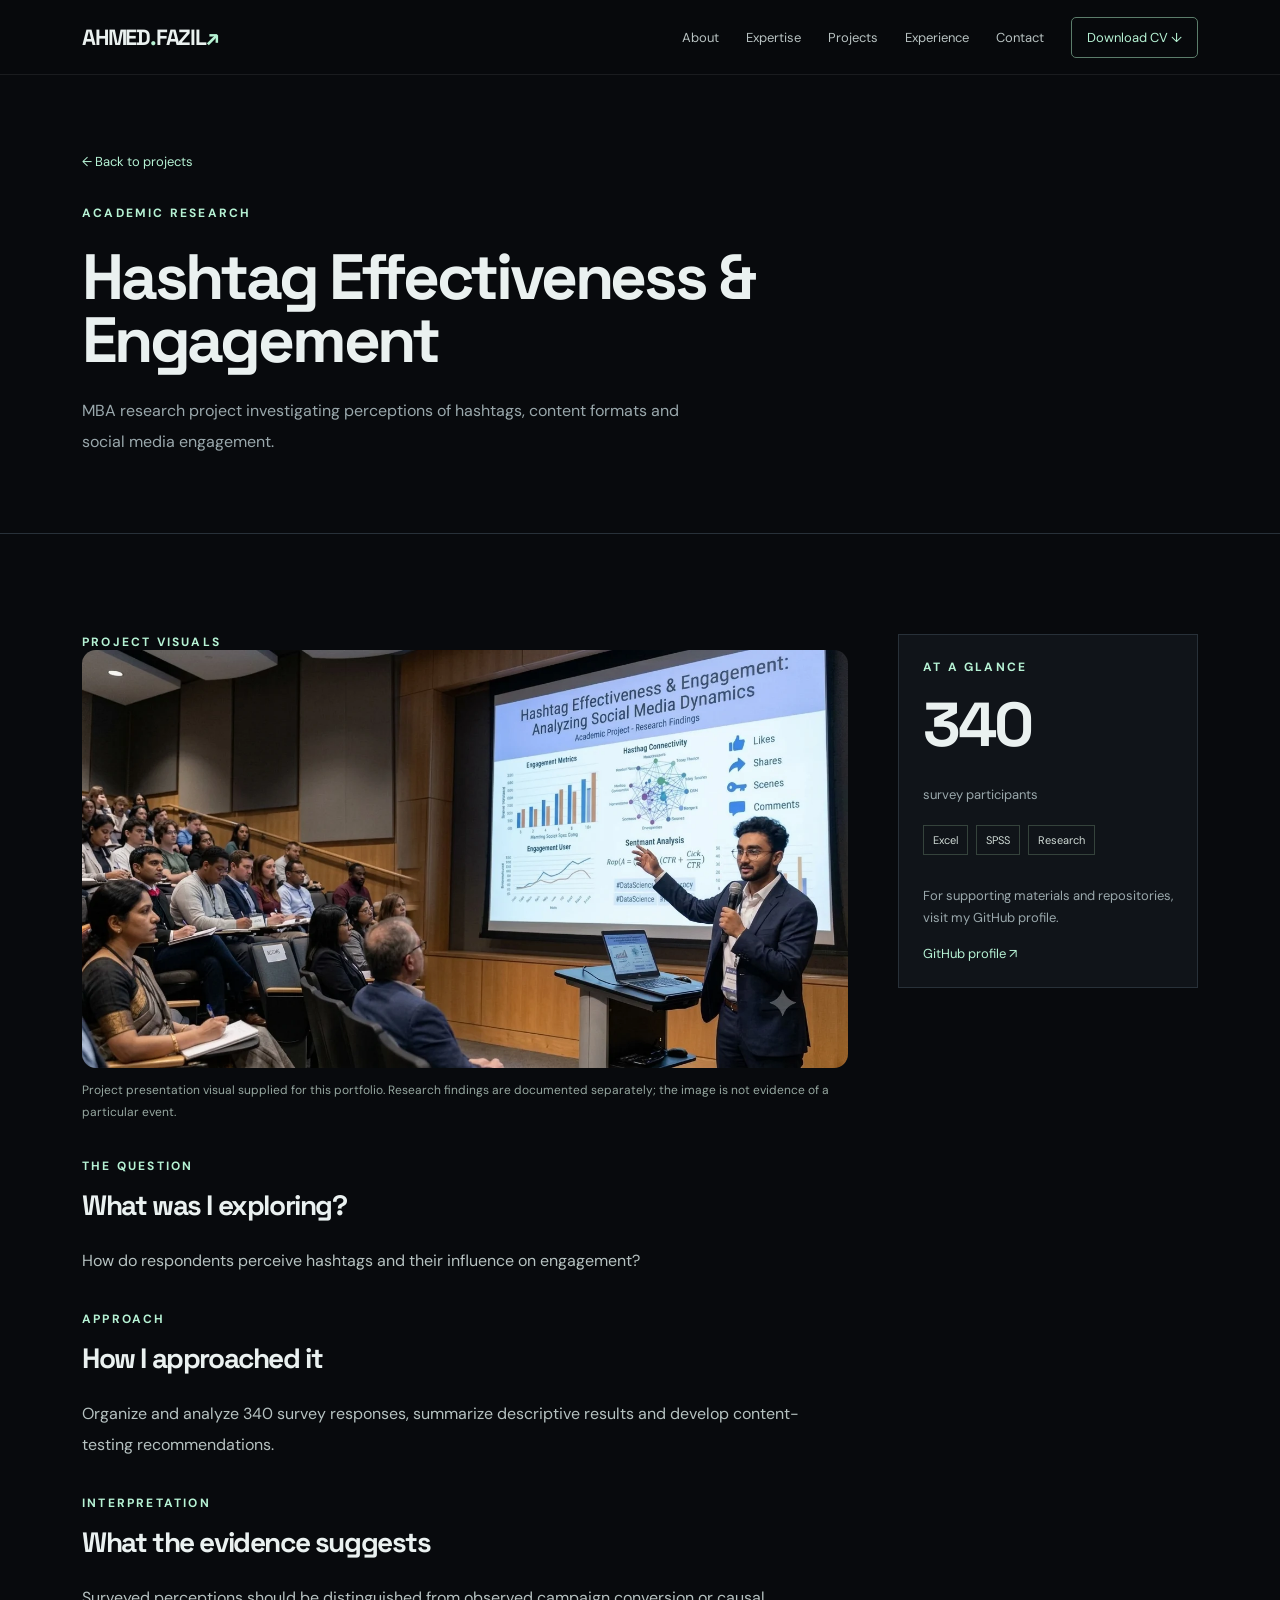
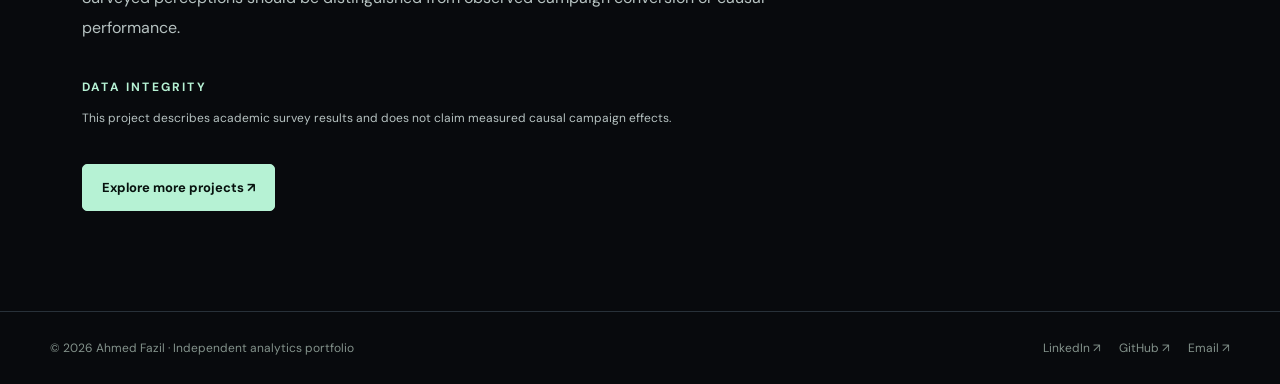
<file: project-hashtags.html>
<!doctype html><html lang="en"><head><meta charset="utf-8"><meta name="viewport" content="width=device-width,initial-scale=1"><meta name="theme-color" content="#080a0d"><meta name="description" content="MBA research project investigating perceptions of hashtags, content formats and social media engagement."><title>Hashtag Effectiveness & Engagement — Ahmed Fazil</title><link rel="stylesheet" href="style.css"></head><body><header class="topbar"><nav class="wrap nav"><a class="logo" href="index.html">AHMED<span style="color:#b6f2d4">.</span>FAZIL<i>↗</i></a><button class="menu" aria-label="Toggle menu" aria-expanded="false">Menu ☰</button><div class="navlinks"><a href="index.html#about">About</a><a href="index.html#skills">Expertise</a><a href="index.html#projects">Projects</a><a href="index.html#experience">Experience</a><a href="index.html#contact">Contact</a><a class="resume" href="assets/Ahmed_Fazil_Data_Analytics_CV.pdf" download>Download CV ↓</a></div></nav></header><main><section class="casehero"><div class="wrap"><a class="back" href="index.html#projects">← Back to projects</a><p class="section-label" style="margin-top:34px">Academic research</p><h1>Hashtag Effectiveness &amp; Engagement</h1><p class="intro">MBA research project investigating perceptions of hashtags, content formats and social media engagement.</p></div></section><section class="section"><div class="wrap casegrid"><article><div class="caseblock"><div class="section-label">Project visuals</div><figure style="margin:0"><img src="assets/hashtags.webp" alt="Illustrative presentation scene for the hashtag effectiveness and social media engagement research project" style="display:block;width:100%;height:auto;border-radius:14px"><figcaption class="note" style="margin-top:12px">Project presentation visual supplied for this portfolio. Research findings are documented separately; the image is not evidence of a particular event.</figcaption></figure></div><div class="caseblock"><div class="section-label">The question</div><h2>What was I exploring?</h2><p>How do respondents perceive hashtags and their influence on engagement?</p></div><div class="caseblock"><div class="section-label">Approach</div><h2>How I approached it</h2><p>Organize and analyze 340 survey responses, summarize descriptive results and develop content-testing recommendations.</p></div><div class="caseblock"><div class="section-label">Interpretation</div><h2>What the evidence suggests</h2><p>Surveyed perceptions should be distinguished from observed campaign conversion or causal performance.</p></div><div class="caseblock"><div class="section-label">Data integrity</div><p class="note">This project describes academic survey results and does not claim measured causal campaign effects.</p></div><a class="button primary" href="index.html#projects">Explore more projects ↗</a></article><aside class="aside"><div class="section-label">At a glance</div><h2>340</h2><p>survey participants</p><div class="chips"><span class="chip">Excel</span><span class="chip">SPSS</span><span class="chip">Research</span></div><p style="margin-top:30px">For supporting materials and repositories, visit my GitHub profile.</p><a class="back" href="https://github.com/AhmedFazil007" target="_blank" rel="noopener">GitHub profile ↗</a></aside></div></section></main><footer class="wrap footer"><span>© 2026 Ahmed Fazil · Independent analytics portfolio</span><div class="footlinks"><a href="https://www.linkedin.com/in/ahmedfazil0/" target="_blank" rel="noopener">LinkedIn ↗</a><a href="https://github.com/AhmedFazil007" target="_blank" rel="noopener">GitHub ↗</a><a href="mailto:ahmedfazil.careers@gmail.com">Email ↗</a></div></footer><script>const m=document.querySelector('.menu'),l=document.querySelector('.navlinks');m.addEventListener('click',()=>{const opened=l.classList.toggle('open');m.setAttribute('aria-expanded',String(opened))});l.querySelectorAll('a').forEach(a=>a.addEventListener('click',()=>{l.classList.remove('open');m.setAttribute('aria-expanded','false')}));</script></body></html>
</file>
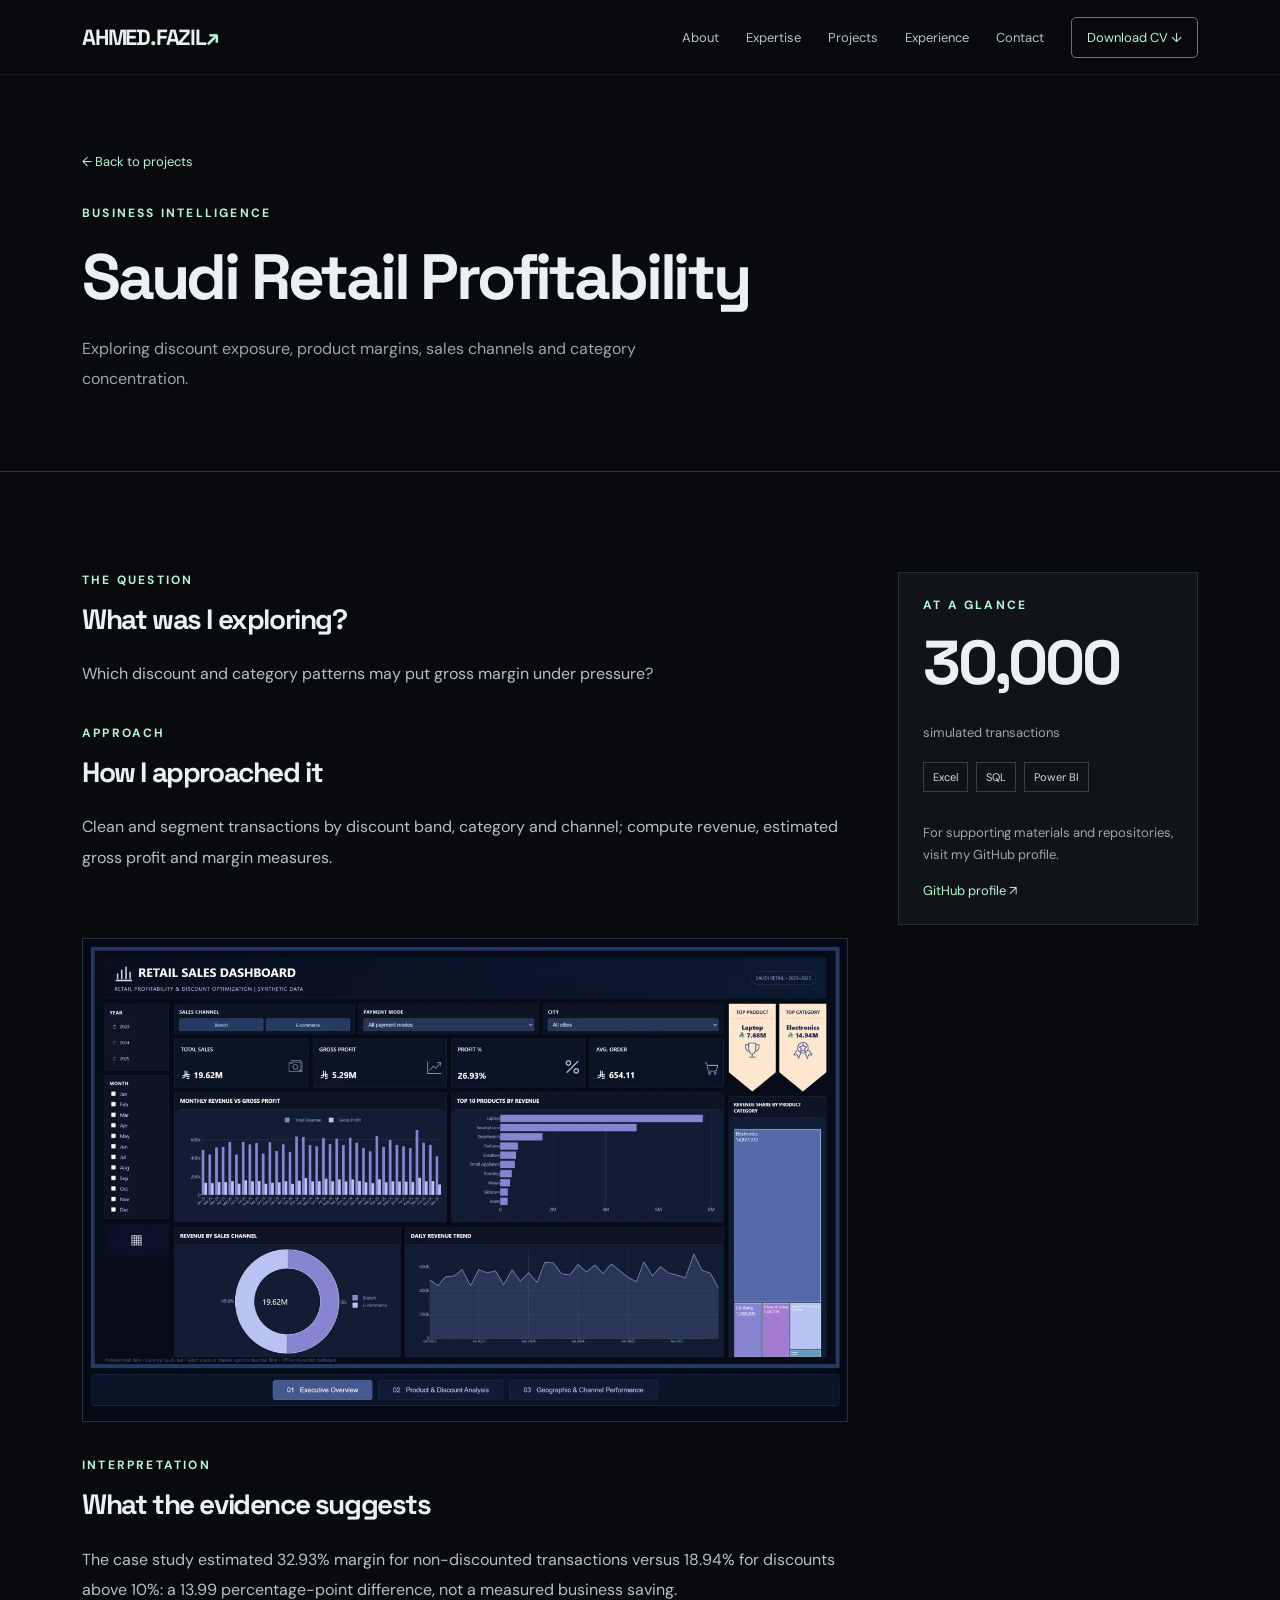
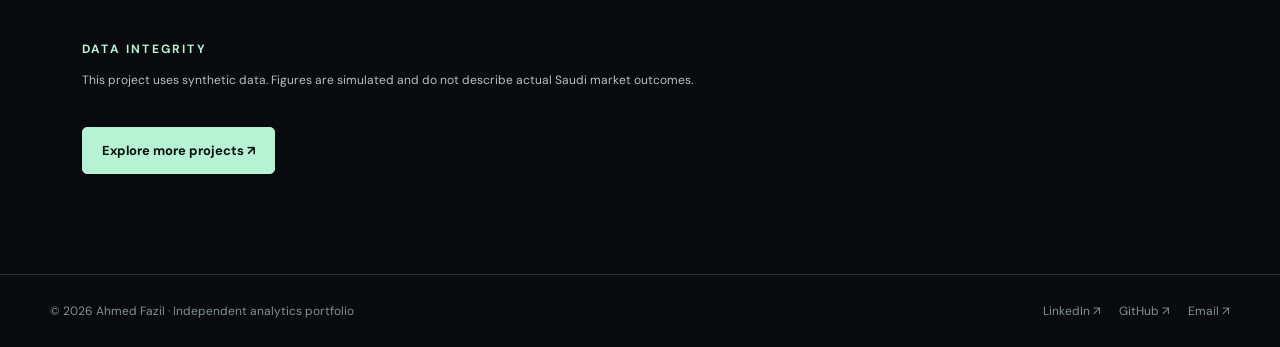
<file: project-retail.html>
<!doctype html><html lang="en"><head><meta charset="utf-8"><meta name="viewport" content="width=device-width,initial-scale=1"><meta name="theme-color" content="#080a0d"><meta name="description" content="Exploring discount exposure, product margins, sales channels and category concentration."><title>Saudi Retail Profitability — Ahmed Fazil</title><link rel="stylesheet" href="style.css"></head><body><header class="topbar"><nav class="wrap nav"><a class="logo" href="index.html">AHMED<span style="color:#b6f2d4">.</span>FAZIL<i>↗</i></a><button class="menu" aria-label="Toggle menu" aria-expanded="false">Menu ☰</button><div class="navlinks"><a href="index.html#about">About</a><a href="index.html#skills">Expertise</a><a href="index.html#projects">Projects</a><a href="index.html#experience">Experience</a><a href="index.html#contact">Contact</a><a class="resume" href="assets/Ahmed_Fazil_Data_Analytics_CV.pdf" download>Download CV ↓</a></div></nav></header><main><section class="casehero"><div class="wrap"><a class="back" href="index.html#projects">← Back to projects</a><p class="section-label" style="margin-top:34px">Business intelligence</p><h1>Saudi Retail Profitability</h1><p class="intro">Exploring discount exposure, product margins, sales channels and category concentration.</p></div></section><section class="section"><div class="wrap casegrid"><article><div class="caseblock"><div class="section-label">The question</div><h2>What was I exploring?</h2><p>Which discount and category patterns may put gross margin under pressure?</p></div><div class="caseblock"><div class="section-label">Approach</div><h2>How I approached it</h2><p>Clean and segment transactions by discount band, category and channel; compute revenue, estimated gross profit and margin measures.</p></div><img class="caseimage" src="assets/retail.webp" alt="Visualization for Saudi Retail Profitability"><div class="caseblock"><div class="section-label">Interpretation</div><h2>What the evidence suggests</h2><p>The case study estimated 32.93% margin for non-discounted transactions versus 18.94% for discounts above 10%: a 13.99 percentage-point difference, not a measured business saving.</p></div><div class="caseblock"><div class="section-label">Data integrity</div><p class="note">This project uses synthetic data. Figures are simulated and do not describe actual Saudi market outcomes.</p></div><a class="button primary" href="index.html#projects">Explore more projects ↗</a></article><aside class="aside"><div class="section-label">At a glance</div><h2>30,000</h2><p>simulated transactions</p><div class="chips"><span class="chip">Excel</span><span class="chip">SQL</span><span class="chip">Power BI</span></div><p style="margin-top:30px">For supporting materials and repositories, visit my GitHub profile.</p><a class="back" href="https://github.com/AhmedFazil007" target="_blank" rel="noopener">GitHub profile ↗</a></aside></div></section></main><footer class="wrap footer"><span>© 2026 Ahmed Fazil · Independent analytics portfolio</span><div class="footlinks"><a href="https://www.linkedin.com/in/ahmedfazil0/" target="_blank" rel="noopener">LinkedIn ↗</a><a href="https://github.com/AhmedFazil007" target="_blank" rel="noopener">GitHub ↗</a><a href="mailto:ahmedfazil.careers@gmail.com">Email ↗</a></div></footer><script>const m=document.querySelector('.menu'),l=document.querySelector('.navlinks');m.addEventListener('click',()=>{const opened=l.classList.toggle('open');m.setAttribute('aria-expanded',String(opened))});l.querySelectorAll('a').forEach(a=>a.addEventListener('click',()=>{l.classList.remove('open');m.setAttribute('aria-expanded','false')}));</script></body></html>
</file>
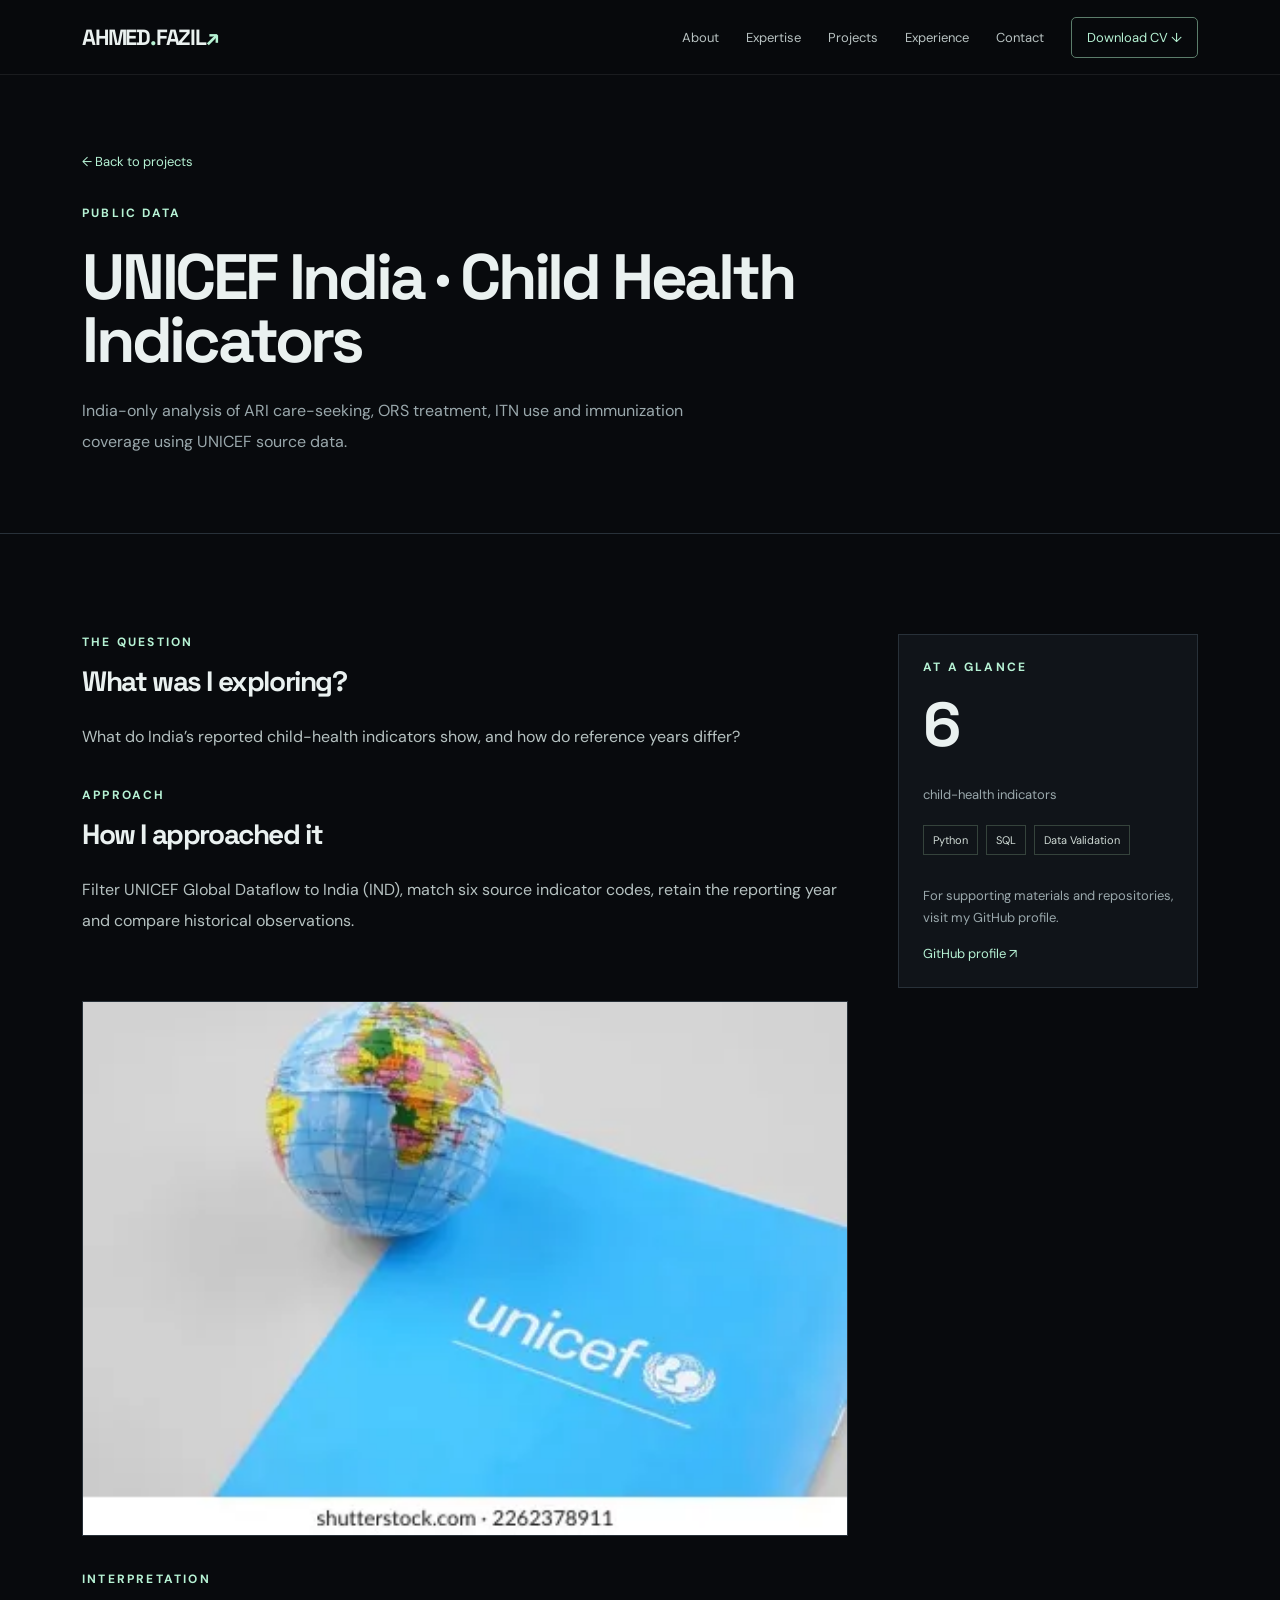
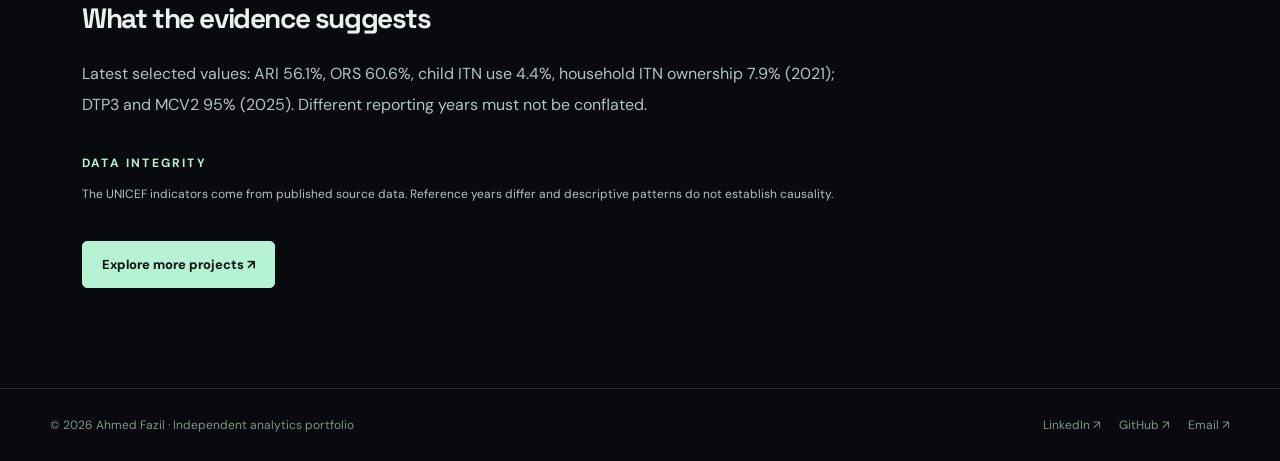
<file: project-unicef.html>
<!doctype html><html lang="en"><head><meta charset="utf-8"><meta name="viewport" content="width=device-width,initial-scale=1"><meta name="theme-color" content="#080a0d"><meta name="description" content="India-only analysis of ARI care-seeking, ORS treatment, ITN use and immunization coverage using UNICEF source data."><title>UNICEF India · Child Health Indicators — Ahmed Fazil</title><link rel="stylesheet" href="style.css"></head><body><header class="topbar"><nav class="wrap nav"><a class="logo" href="index.html">AHMED<span style="color:#b6f2d4">.</span>FAZIL<i>↗</i></a><button class="menu" aria-label="Toggle menu" aria-expanded="false">Menu ☰</button><div class="navlinks"><a href="index.html#about">About</a><a href="index.html#skills">Expertise</a><a href="index.html#projects">Projects</a><a href="index.html#experience">Experience</a><a href="index.html#contact">Contact</a><a class="resume" href="assets/Ahmed_Fazil_Data_Analytics_CV.pdf" download>Download CV ↓</a></div></nav></header><main><section class="casehero"><div class="wrap"><a class="back" href="index.html#projects">← Back to projects</a><p class="section-label" style="margin-top:34px">Public data</p><h1>UNICEF India · Child Health Indicators</h1><p class="intro">India-only analysis of ARI care-seeking, ORS treatment, ITN use and immunization coverage using UNICEF source data.</p></div></section><section class="section"><div class="wrap casegrid"><article><div class="caseblock"><div class="section-label">The question</div><h2>What was I exploring?</h2><p>What do India’s reported child-health indicators show, and how do reference years differ?</p></div><div class="caseblock"><div class="section-label">Approach</div><h2>How I approached it</h2><p>Filter UNICEF Global Dataflow to India (IND), match six source indicator codes, retain the reporting year and compare historical observations.</p></div><img class="caseimage" src="assets/unicef-project-20261025.webp" alt="UNICEF booklet and globe"><div class="caseblock"><div class="section-label">Interpretation</div><h2>What the evidence suggests</h2><p>Latest selected values: ARI 56.1%, ORS 60.6%, child ITN use 4.4%, household ITN ownership 7.9% (2021); DTP3 and MCV2 95% (2025). Different reporting years must not be conflated.</p></div><div class="caseblock"><div class="section-label">Data integrity</div><p class="note">The UNICEF indicators come from published source data. Reference years differ and descriptive patterns do not establish causality.</p></div><a class="button primary" href="index.html#projects">Explore more projects ↗</a></article><aside class="aside"><div class="section-label">At a glance</div><h2>6</h2><p>child-health indicators</p><div class="chips"><span class="chip">Python</span><span class="chip">SQL</span><span class="chip">Data Validation</span></div><p style="margin-top:30px">For supporting materials and repositories, visit my GitHub profile.</p><a class="back" href="https://github.com/AhmedFazil007" target="_blank" rel="noopener">GitHub profile ↗</a></aside></div></section></main><footer class="wrap footer"><span>© 2026 Ahmed Fazil · Independent analytics portfolio</span><div class="footlinks"><a href="https://www.linkedin.com/in/ahmedfazil0/" target="_blank" rel="noopener">LinkedIn ↗</a><a href="https://github.com/AhmedFazil007" target="_blank" rel="noopener">GitHub ↗</a><a href="mailto:ahmedfazil.careers@gmail.com">Email ↗</a></div></footer><script>const m=document.querySelector('.menu'),l=document.querySelector('.navlinks');m.addEventListener('click',()=>{const opened=l.classList.toggle('open');m.setAttribute('aria-expanded',String(opened))});l.querySelectorAll('a').forEach(a=>a.addEventListener('click',()=>{l.classList.remove('open');m.setAttribute('aria-expanded','false')}));</script></body></html>
</file>
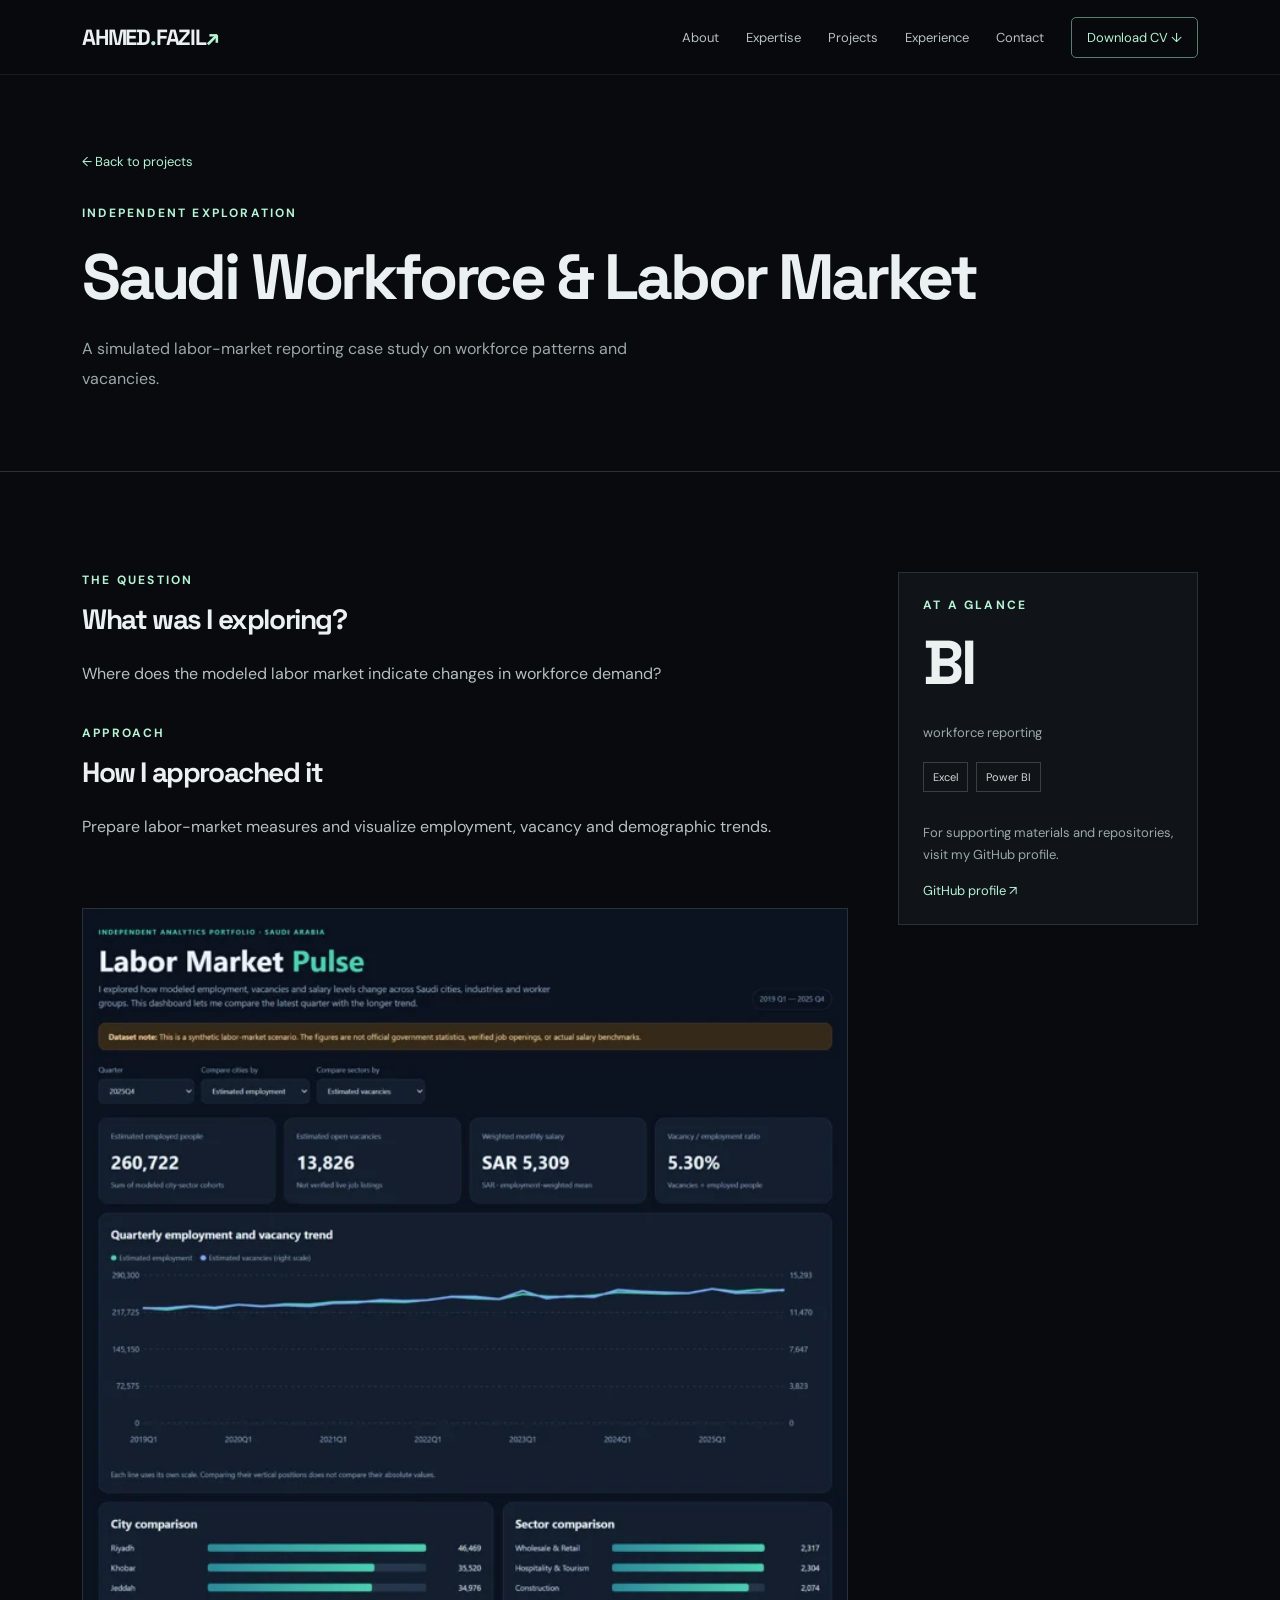
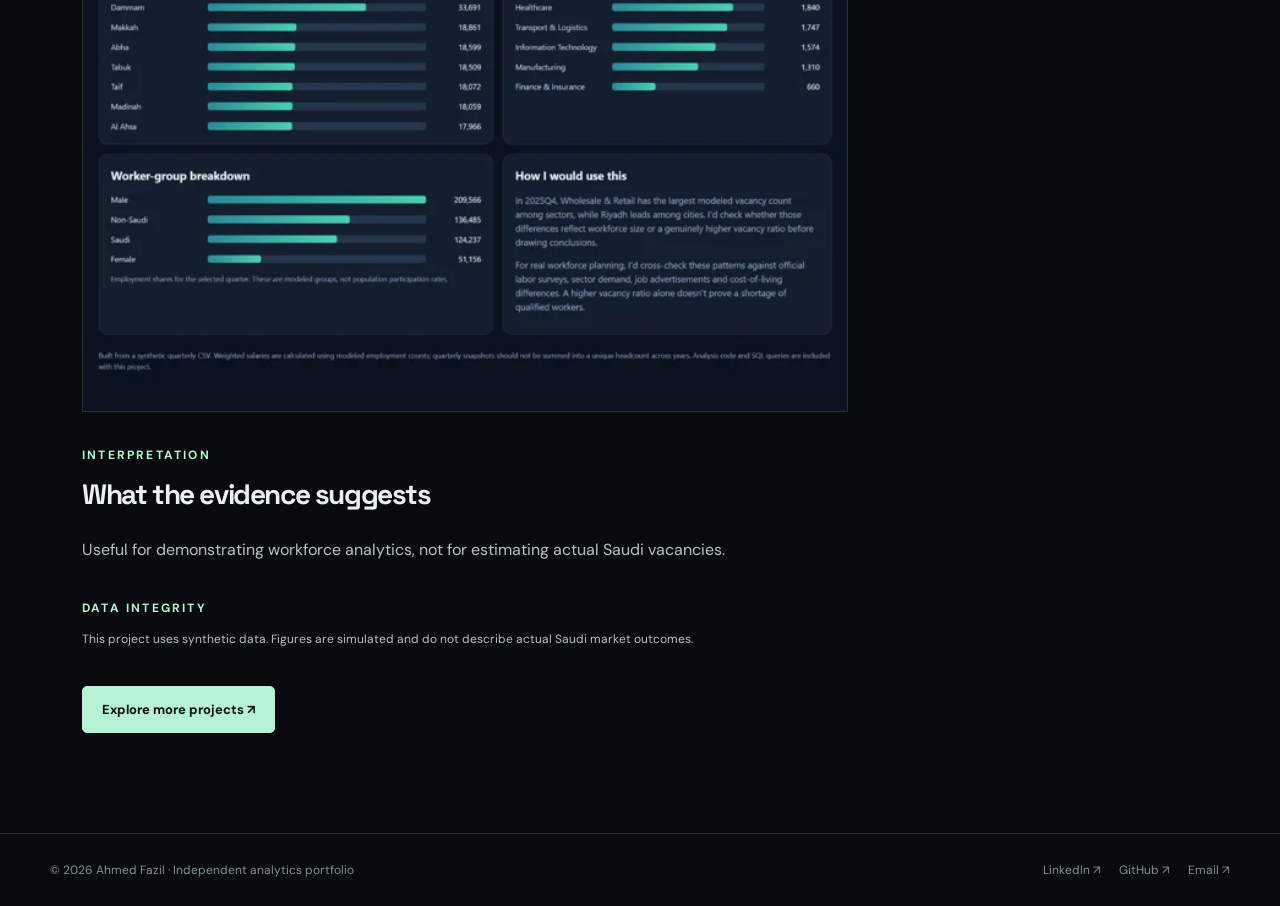
<file: project-workforce.html>
<!doctype html><html lang="en"><head><meta charset="utf-8"><meta name="viewport" content="width=device-width,initial-scale=1"><meta name="theme-color" content="#080a0d"><meta name="description" content="A simulated labor-market reporting case study on workforce patterns and vacancies."><title>Saudi Workforce & Labor Market — Ahmed Fazil</title><link rel="stylesheet" href="style.css"></head><body><header class="topbar"><nav class="wrap nav"><a class="logo" href="index.html">AHMED<span style="color:#b6f2d4">.</span>FAZIL<i>↗</i></a><button class="menu" aria-label="Toggle menu" aria-expanded="false">Menu ☰</button><div class="navlinks"><a href="index.html#about">About</a><a href="index.html#skills">Expertise</a><a href="index.html#projects">Projects</a><a href="index.html#experience">Experience</a><a href="index.html#contact">Contact</a><a class="resume" href="assets/Ahmed_Fazil_Data_Analytics_CV.pdf" download>Download CV ↓</a></div></nav></header><main><section class="casehero"><div class="wrap"><a class="back" href="index.html#projects">← Back to projects</a><p class="section-label" style="margin-top:34px">Independent exploration</p><h1>Saudi Workforce &amp; Labor Market</h1><p class="intro">A simulated labor-market reporting case study on workforce patterns and vacancies.</p></div></section><section class="section"><div class="wrap casegrid"><article><div class="caseblock"><div class="section-label">The question</div><h2>What was I exploring?</h2><p>Where does the modeled labor market indicate changes in workforce demand?</p></div><div class="caseblock"><div class="section-label">Approach</div><h2>How I approached it</h2><p>Prepare labor-market measures and visualize employment, vacancy and demographic trends.</p></div><img class="caseimage" src="assets/workforce.webp" alt="Visualization for Saudi Workforce &amp; Labor Market"><div class="caseblock"><div class="section-label">Interpretation</div><h2>What the evidence suggests</h2><p>Useful for demonstrating workforce analytics, not for estimating actual Saudi vacancies.</p></div><div class="caseblock"><div class="section-label">Data integrity</div><p class="note">This project uses synthetic data. Figures are simulated and do not describe actual Saudi market outcomes.</p></div><a class="button primary" href="index.html#projects">Explore more projects ↗</a></article><aside class="aside"><div class="section-label">At a glance</div><h2>BI</h2><p>workforce reporting</p><div class="chips"><span class="chip">Excel</span><span class="chip">Power BI</span></div><p style="margin-top:30px">For supporting materials and repositories, visit my GitHub profile.</p><a class="back" href="https://github.com/AhmedFazil007" target="_blank" rel="noopener">GitHub profile ↗</a></aside></div></section></main><footer class="wrap footer"><span>© 2026 Ahmed Fazil · Independent analytics portfolio</span><div class="footlinks"><a href="https://www.linkedin.com/in/ahmedfazil0/" target="_blank" rel="noopener">LinkedIn ↗</a><a href="https://github.com/AhmedFazil007" target="_blank" rel="noopener">GitHub ↗</a><a href="mailto:ahmedfazil.careers@gmail.com">Email ↗</a></div></footer><script>const m=document.querySelector('.menu'),l=document.querySelector('.navlinks');m.addEventListener('click',()=>{const opened=l.classList.toggle('open');m.setAttribute('aria-expanded',String(opened))});l.querySelectorAll('a').forEach(a=>a.addEventListener('click',()=>{l.classList.remove('open');m.setAttribute('aria-expanded','false')}));</script></body></html>
</file>
<file: style.css>
@import url('https://fonts.googleapis.com/css2?family=DM+Sans:wght@400;500;600;700&family=Space+Grotesk:wght@400;500;600;700&display=swap');:root{color-scheme:dark;--bg:#080a0d;--surface:#101419;--surface2:#141b20;--line:#283139;--text:#eaf1f0;--muted:#9aa8ac;--accent:#b6f2d4}*{box-sizing:border-box}html{scroll-behavior:smooth}body{margin:0;background:var(--bg);color:var(--text);font-family:'DM Sans',sans-serif}a{color:inherit;text-decoration:none}button{font:inherit}::selection{background:var(--accent);color:#07120d}.wrap{max-width:1180px;margin:auto;padding:0 32px}.topbar{position:sticky;top:0;z-index:30;background:#080a0de9;border-bottom:1px solid #ffffff14;backdrop-filter:blur(18px)}.nav{height:74px;display:flex;align-items:center;justify-content:space-between}.logo{font:700 22px 'Space Grotesk';letter-spacing:-1.2px}.logo i{color:var(--accent);font-style:normal}.navlinks{display:flex;gap:27px;align-items:center;font-size:13px;color:#b8c2c2}.navlinks a:hover,.back:hover{color:var(--accent)}.navlinks .resume{border:1px solid #5b7d6b;padding:11px 15px;border-radius:5px;color:var(--accent)}.menu{display:none;background:transparent;border:1px solid var(--line);color:white;padding:9px 12px;border-radius:6px}.hero{padding:112px 0 115px;border-bottom:1px solid var(--line);background:radial-gradient(ellipse at 82% 37%,#14362b 0,transparent 45%)}.hero-grid{display:grid;grid-template-columns:1.2fr .8fr;gap:62px;align-items:center}.eyebrow,.section-label{color:var(--accent);font-size:12px;font-weight:700;letter-spacing:2.2px;text-transform:uppercase}.eyebrow:before{content:'●';font-size:10px;margin-right:12px}h1,h2,h3{font-family:'Space Grotesk';letter-spacing:-.05em}h1{font-size:clamp(58px,7.5vw,104px);line-height:.98;margin:25px 0}h1 span{color:var(--accent)}.hero p,.intro{color:var(--muted);line-height:1.9;font-size:16px;max-width:620px}.actions{display:flex;flex-wrap:wrap;gap:12px;margin-top:34px}.button{display:inline-flex;gap:12px;align-items:center;justify-content:center;padding:14px 19px;border-radius:5px;font-size:13px;font-weight:700;border:1px solid #46524f;transition:.2s}.button.primary{background:var(--accent);color:#07120e;border-color:var(--accent)}.button:hover{transform:translateY(-2px)}.portrait{position:relative;max-width:400px;margin-left:auto}.portrait:before{content:'';position:absolute;inset:-20px 20px 20px -20px;border:1px solid #436355;border-radius:220px 220px 8px 8px}.portrait img{position:relative;width:100%;aspect-ratio:4/5;object-fit:cover;object-position:center 22%;border-radius:210px 210px 8px 8px;filter:saturate(.84)}.portrait-caption{position:absolute;bottom:-18px;right:-12px;background:#15201c;border:1px solid #496955;padding:15px 18px;font-size:12px;letter-spacing:1px}.hero-meta{margin-top:45px;display:flex;gap:24px;flex-wrap:wrap;font-size:12px;color:#aab8b6}.hero-meta span{border-left:1px solid #52685e;padding-left:15px}.section{padding:100px 0;border-bottom:1px solid var(--line);scroll-margin-top:74px}.section h2{font-size:clamp(37px,5vw,62px);line-height:1.1;margin:16px 0 25px}.split{display:grid;grid-template-columns:1.1fr .9fr;gap:75px}.prose{color:#b6c2c1;line-height:1.95}.stats{display:grid;grid-template-columns:1fr 1fr;gap:12px}.stat{background:var(--surface);border:1px solid var(--line);padding:24px}.stat strong{font:700 33px 'Space Grotesk';color:var(--accent)}.stat small{display:block;color:var(--muted);margin-top:10px;line-height:1.5}.skill-grid{display:grid;grid-template-columns:repeat(3,1fr);gap:14px}.skillbox{background:var(--surface);border:1px solid var(--line);padding:26px}.skillbox h3{margin:0 0 14px;font-size:19px}.skillbox p{color:var(--muted);font-size:14px;line-height:1.8}.chips{display:flex;flex-wrap:wrap;gap:8px;margin-top:18px}.chip{font-size:11px;color:#d0dbd6;border:1px solid #35433c;padding:7px 9px}.filterbar{display:flex;flex-wrap:wrap;gap:10px;margin:25px 0}.filter{background:transparent;color:#aab7b2;border:1px solid #35423c;padding:10px 16px;border-radius:5px;cursor:pointer}.filter[aria-pressed=true]{background:var(--accent);color:#09140d;border-color:var(--accent)}.cards{display:grid;grid-template-columns:repeat(2,minmax(0,1fr));gap:18px}.card{background:var(--surface);border:1px solid var(--line);transition:transform .2s,border-color .2s}.card:hover{transform:translateY(-4px);border-color:#688b76}.thumb{height:255px;display:flex;align-items:center;justify-content:center;overflow:hidden;background:linear-gradient(140deg,#152b27,#0e171d);position:relative}.thumb img{width:100%;height:100%;object-fit:cover;object-position:top;opacity:.87}.thumb .placeholder{font:700 72px 'Space Grotesk';color:#b6f2d4}.cardbody{padding:25px}.cardbody h3{font-size:24px;margin:12px 0}.cardbody p{color:var(--muted);font-size:14px;line-height:1.75;min-height:75px}.cardmeta{font-size:11px;color:var(--accent);text-transform:uppercase;letter-spacing:1.4px}.cardlink{display:inline-block;margin-top:20px;color:var(--accent);font-size:13px;font-weight:700}.timeline{border-left:1px solid #43584b;padding-left:25px}.job{position:relative;margin-bottom:30px}.job:before{content:'';position:absolute;left:-31px;top:7px;width:11px;height:11px;border-radius:50%;background:var(--accent)}.job small{color:var(--accent)}.job h3{margin:9px 0 3px;font-size:22px}.job p{color:var(--muted);font-size:14px;line-height:1.8}.education{background:var(--surface);border:1px solid var(--line);padding:24px;margin-bottom:12px}.education p{color:var(--muted);font-size:14px;line-height:1.7}.contact{background:radial-gradient(ellipse at 80% 10%,#12362b,transparent 50%)}.email{font:600 clamp(21px,3.3vw,39px) 'Space Grotesk';color:var(--accent);word-break:break-word}.footer{padding:28px 0;color:#83928b;font-size:12px;display:flex;justify-content:space-between;gap:15px;flex-wrap:wrap}.footlinks{display:flex;gap:18px}.casehero{padding:75px 0 60px;border-bottom:1px solid var(--line)}.casehero h1{font-size:clamp(40px,5vw,68px);max-width:900px}.casegrid{display:grid;grid-template-columns:1fr 300px;gap:50px}.caseblock{margin:0 0 35px}.caseblock h2{font-size:28px}.caseblock p{color:#b6c2c1;line-height:1.9}.caseimage{width:100%;border:1px solid var(--line);margin:30px 0}.aside{background:var(--surface);border:1px solid var(--line);padding:24px;align-self:start}.aside p{font-size:13px;color:var(--muted);line-height:1.7}.back{display:inline-block;color:var(--accent);font-size:13px}.note{color:#96a7a0;font-size:12px;line-height:1.8}.hidden{display:none!important}@media(max-width:900px){.hero-grid,.split,.casegrid{grid-template-columns:1fr}.portrait{margin:35px auto 0;max-width:320px}.skill-grid{grid-template-columns:1fr}.hero{padding:70px 0}.section{padding:70px 0}.hero-grid{gap:10px}}@media(max-width:650px){.wrap{padding:0 20px}.navlinks{display:none;position:absolute;top:74px;left:0;right:0;background:#101619;padding:25px;flex-direction:column;border-bottom:1px solid var(--line)}.navlinks.open{display:flex}.menu{display:block}.cards{grid-template-columns:1fr}.hero h1{font-size:58px}.thumb{height:220px}.hero-meta{gap:14px}}@media(prefers-reduced-motion:reduce){html{scroll-behavior:auto}.button,.card{transition:none}}
.pending-visual{border:1px dashed #5b7472;border-radius:16px;padding:65px 24px;text-align:center;color:#a9c7c0;background:linear-gradient(125deg,#102421,#111b22);font-size:15px}

.dashboard-gallery{display:grid;gap:22px;margin-top:20px}.dashboard-gallery figure{margin:0;background:#111820;border:1px solid #29343a;border-radius:12px;overflow:hidden}.dashboard-gallery img{width:100%;height:auto;display:block}.dashboard-gallery figcaption{padding:12px 16px;color:#b9c7c4;font-size:13px}.dashboard-gallery a{display:block}.thumb img{object-fit:cover}.thumb img[src^="https://"]{object-position:top center}
</file>
